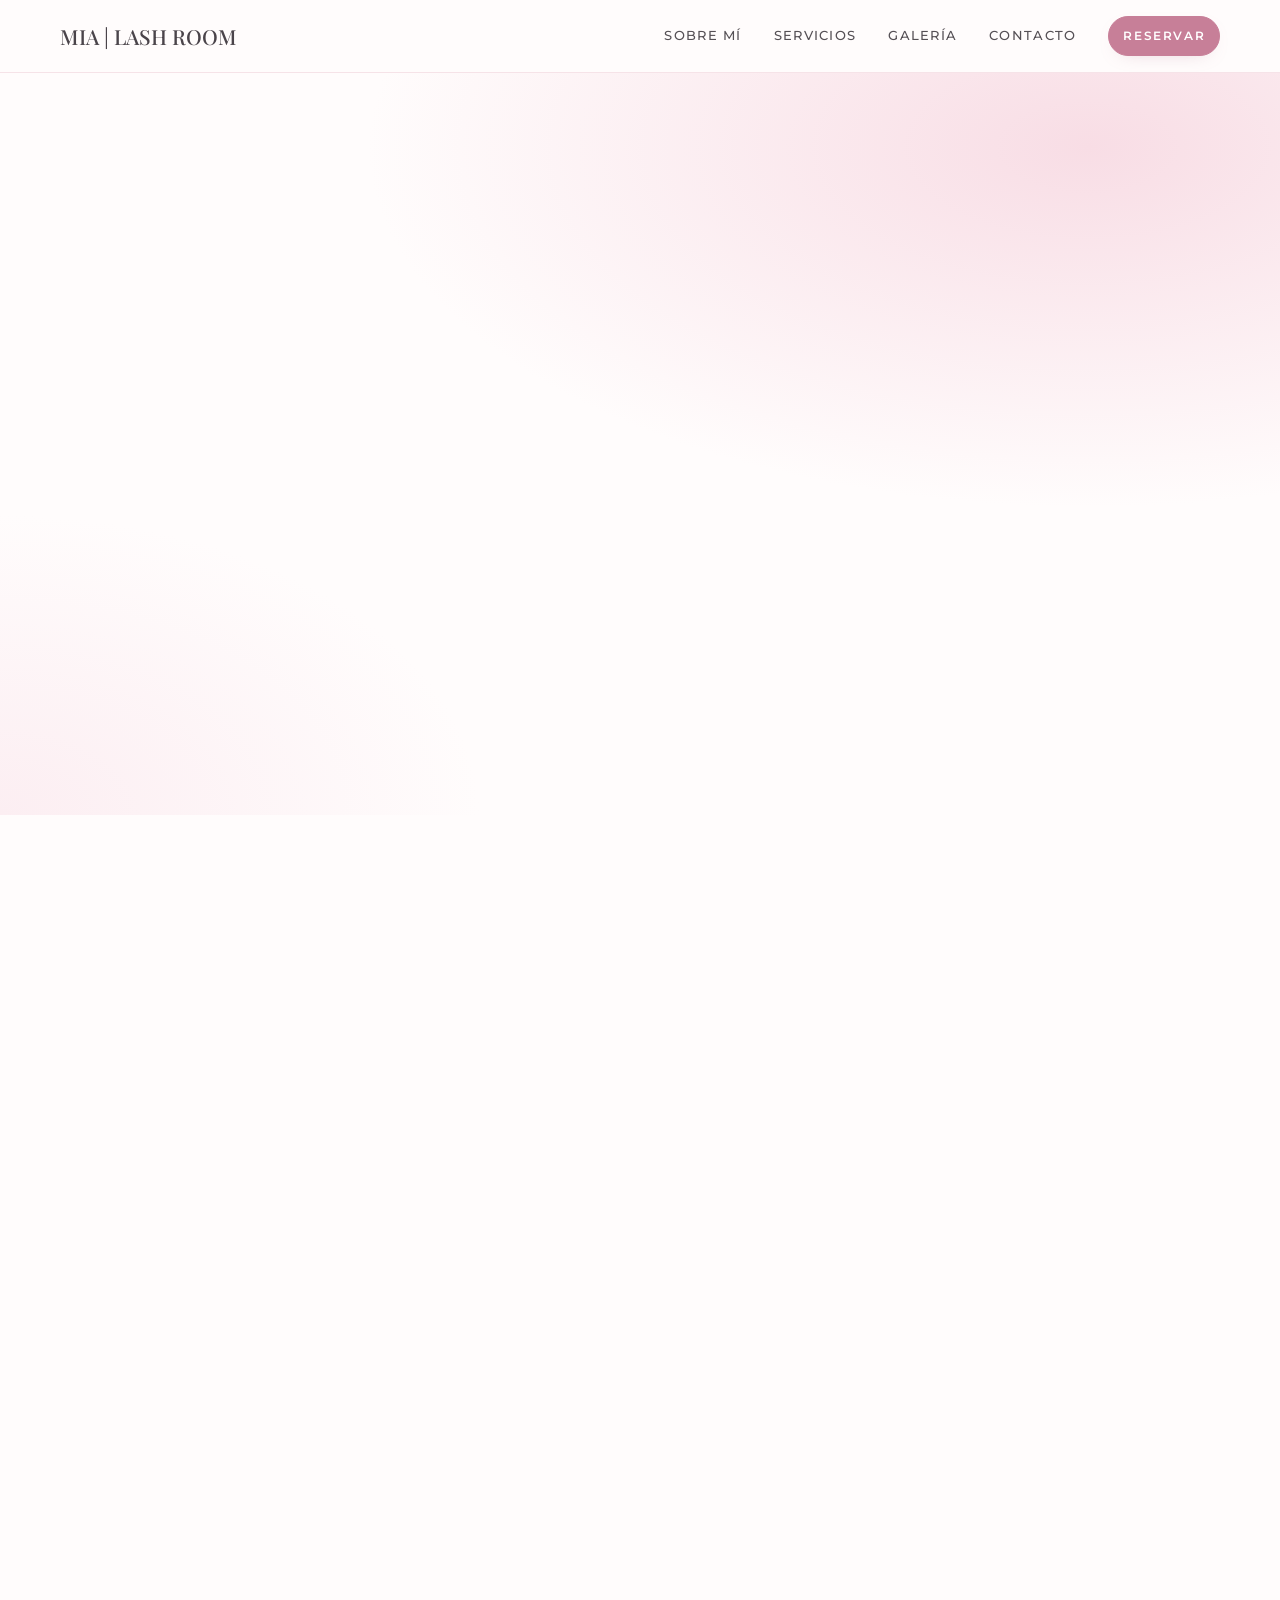
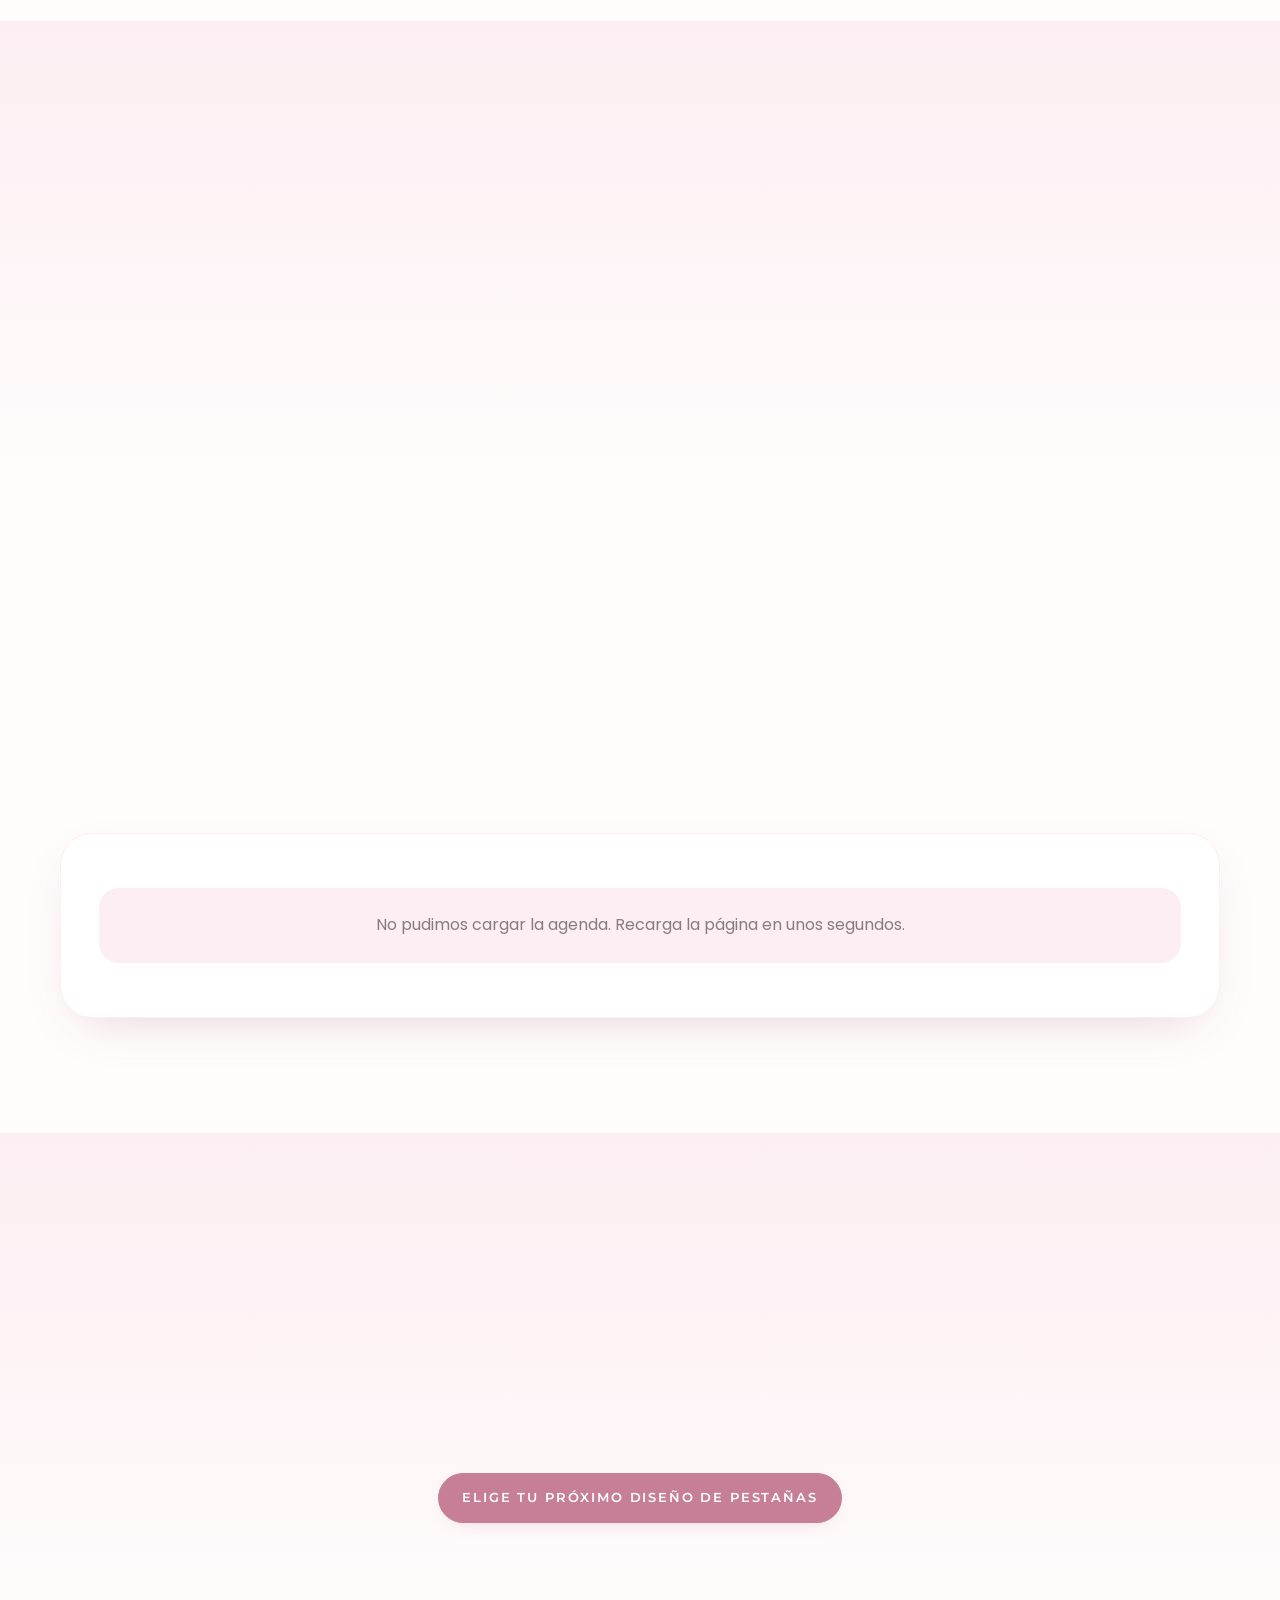
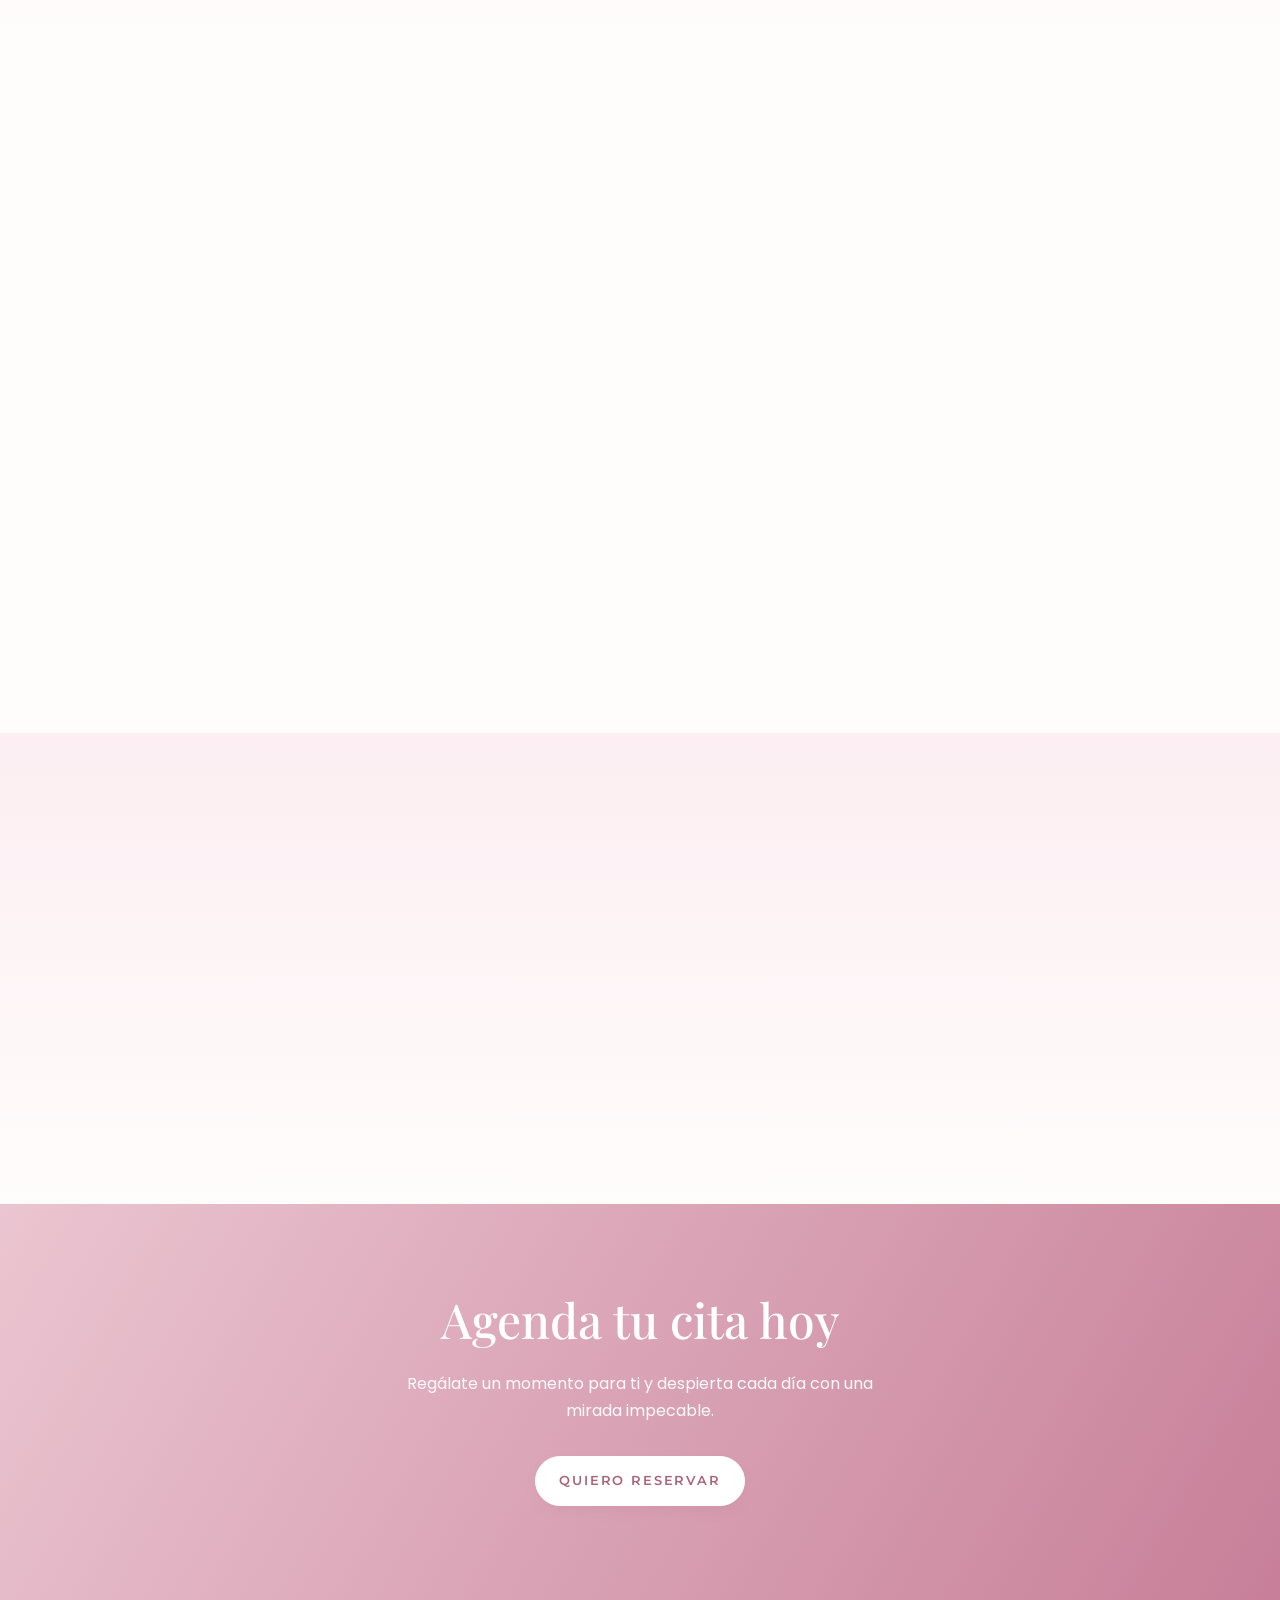
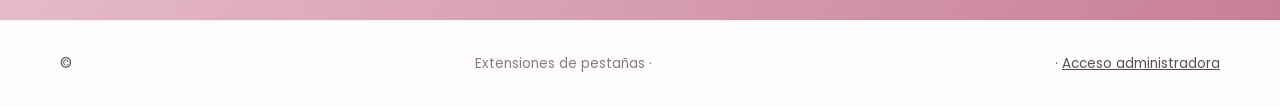
<file: index.html>
<!doctype html>
<html lang="es">
<head>
<meta charset="utf-8">
<meta name="viewport" content="width=device-width, initial-scale=1, viewport-fit=cover">
<title>MIA | LASH ROOM · Extensiones de pestañas en Independencia, Santiago</title>
<meta name="description" content="MIA | LASH ROOM: extensiones de pestañas en Independencia, Santiago. Clásicas, híbridas, volumen ruso, efecto wispy y más. Reserva tu cita online en pocos pasos.">
<link rel="canonical" href="https://mialashroom.github.io/">
<meta name="theme-color" content="#F8DDE5">
<meta property="og:type" content="website">
<meta property="og:title" content="MIA | LASH ROOM · Extensiones de pestañas en Independencia, Santiago">
<meta property="og:description" content="MIA | LASH ROOM: extensiones de pestañas en Independencia, Santiago. Clásicas, híbridas, volumen ruso, efecto wispy y más. Reserva tu cita online en pocos pasos.">
<meta property="og:url" content="https://mialashroom.github.io/">
<meta name="twitter:card" content="summary">
<meta property="og:locale" content="es_CL">
<meta property="og:site_name" content="MIA | LASH ROOM">
<meta name="geo.region" content="CL-RM">
<meta name="geo.placename" content="Independencia, Santiago">
<link rel="icon" href="favicon.svg" type="image/svg+xml">
<link rel="preconnect" href="https://fonts.googleapis.com"><link rel="preconnect" href="https://fonts.gstatic.com" crossorigin><link rel="stylesheet" href="https://fonts.googleapis.com/css2?family=Montserrat:wght@500;600&amp;family=Playfair+Display:ital,wght@0,500;0,600;1,500&amp;family=Poppins:wght@300;400;500&amp;display=swap">
<link rel="stylesheet" href="site.css">
<script type="application/ld+json">{"@context": "https://schema.org", "@type": "BeautySalon", "name": "MIA | LASH ROOM", "description": "MIA | LASH ROOM: extensiones de pestañas en Independencia, Santiago. Clásicas, híbridas, volumen ruso, efecto wispy y más. Reserva tu cita online en pocos pasos.", "url": "https://mialashroom.github.io/", "telephone": "+56933476963", "address": {"@type": "PostalAddress", "streetAddress": "Carrión 1507", "addressLocality": "Independencia", "addressRegion": "Región Metropolitana", "addressCountry": "CL"}, "geo": {"@type": "GeoCoordinates", "latitude": -33.4190977, "longitude": -70.6596814}, "hasMap": "https://www.google.com/maps/search/?api=1&query=centro%20de%20estetica%20mia%20lash&query_place_id=ChIJD9rNsgXFYpYReg8sXOyVNs4", "sameAs": ["https://www.instagram.com/_mialashstudio_/"], "priceRange": "$$"}</script>
</head>
<body>
<a class="skip" href="#reservar">Ir a reservar</a>

<header class="nav" id="top">
  <div class="wrap nav-in">
    <a href="#top" class="brand" aria-label="Inicio">
      <img data-bind-img="logo" alt="" class="brand-logo" hidden>
      <span class="brand-name" data-bind="name">MIA | LASH ROOM</span>
    </a>
    <button class="nav-toggle" aria-expanded="false" aria-controls="menu" aria-label="Abrir menú"><span></span><span></span></button>
    <nav id="menu" class="menu" aria-label="Principal">
      <a href="#sobre-mi">Sobre mí</a>
      <a href="#servicios">Servicios</a>
      <a href="#galeria">Galería</a>
      <a href="#contacto">Contacto</a>
      <a href="#reservar" class="btn btn-sm">Reservar</a>
    </nav>
  </div>
</header>

<main>
  <!-- PORTADA -->
  <section class="hero">
    <div class="wrap hero-in">
      <div class="hero-copy reveal">
        <p class="eyebrow"><span data-bind="tagline"></span></p>
        <h1 data-bind="hero_title">Realza tu mirada, <em>resalta tu belleza</em></h1>
        <p class="lead" data-bind="hero_text"></p>
        <div class="hero-cta">
          <a href="#reservar" class="btn">Reservar mi cita</a>
          <a href="#servicios" class="btn btn-ghost">Ver servicios</a>
        </div>
        <p class="hero-sign">Con <span data-bind="owner_name"></span> · <span data-bind="name"></span></p>
      </div>
      <figure class="hero-media reveal">
        <div class="arch"><img data-bind-img="hero_image" data-fallback="hero.svg" alt="Extensiones de pestañas" width="800" height="1000" fetchpriority="high"></div>
        <figcaption class="float-card">
          <strong>Agenda online</strong>
          <span>Elige tu horario en minutos</span>
        </figcaption>
      </figure>
    </div>
  </section>

  <!-- SOBRE MÍ -->
  <section id="sobre-mi" class="section">
    <div class="wrap about">
      <figure class="about-photo reveal">
        <img data-bind-img="about_photo" data-fallback="about.svg" alt="Especialista en extensiones de pestañas" loading="lazy" width="800" height="1000">
      </figure>
      <div class="reveal">
        <p class="eyebrow">Sobre mí</p>
        <h2>Hola, soy <span data-bind="owner_name"></span></h2>
        <p class="lead" data-bind="about_intro"></p>
        <div class="about-grid">
          <article><h3>Trayectoria</h3><p data-bind="about_experience"></p></article>
          <article><h3>Formación y certificaciones</h3><p data-bind="about_training"></p></article>
          <article><h3>Mi filosofía</h3><p data-bind="about_philosophy"></p></article>
        </div>
        <blockquote class="note" data-bind="about_message"></blockquote>
        <a href="#reservar" class="btn">Reserva tu momento de belleza</a>
      </div>
    </div>
  </section>

  <!-- SERVICIOS -->
  <section id="servicios" class="section soft">
    <div class="wrap">
      <div class="head reveal">
        <p class="eyebrow">Servicios</p>
        <h2>Descubre el estilo ideal para tu mirada</h2>
        <p class="muted">Cada diseño se adapta a la forma de tus ojos y a tus pestañas naturales.</p>
      </div>
      <div class="cards" id="services-list" aria-live="polite"></div>
    </div>
  </section>

  <!-- AGENDA -->
  <section id="reservar" class="section">
    <div class="wrap">
      <div class="head reveal">
        <p class="eyebrow">Agenda online</p>
        <h2>Encuentra tu próximo horario disponible</h2>
        <p class="muted">Elige servicio, fecha y hora. Solo te tomará un minuto.</p>
      </div>

      <div class="booking" id="booking">
        <ol class="steps" aria-label="Pasos de la reserva">
          <li data-step="1" class="active"><span>1</span>Servicio</li>
          <li data-step="2"><span>2</span>Fecha</li>
          <li data-step="3"><span>3</span>Hora</li>
          <li data-step="4"><span>4</span>Tus datos</li>
        </ol>

        <div class="booking-grid">
          <div class="booking-main">
            <div class="panel" id="step-1">
              <h3>¿Qué servicio deseas?</h3>
              <div class="svc-pick" id="svc-pick" role="radiogroup" aria-label="Servicios"></div>
            </div>

            <div class="panel" id="step-2" hidden>
              <div class="cal-head">
                <button class="icon-btn" id="cal-prev" aria-label="Mes anterior">‹</button>
                <h3 id="cal-title" aria-live="polite"></h3>
                <button class="icon-btn" id="cal-next" aria-label="Mes siguiente">›</button>
              </div>
              <div class="cal" id="calendar" role="grid" aria-label="Calendario"></div>
              <ul class="legend">
                <li><i class="lg available"></i>Disponible</li>
                <li><i class="lg selected"></i>Seleccionado</li>
                <li><i class="lg full"></i>Ocupado</li>
                <li><i class="lg off"></i>No disponible</li>
              </ul>
            </div>

            <div class="panel" id="step-3" hidden>
              <h3>Elige tu hora <small id="slots-date" class="muted"></small></h3>
              <div class="slots" id="slots" aria-live="polite"></div>
              <ul class="legend">
                <li><i class="lg available"></i>Disponible</li>
                <li><i class="lg selected"></i>Seleccionado</li>
                <li><i class="lg full"></i>Ocupado</li>
              </ul>
            </div>

            <form class="panel" id="step-4" hidden novalidate>
              <h3>Tus datos</h3>
              <div class="field">
                <label for="f-name">Nombre y apellido</label>
                <input id="f-name" name="name" autocomplete="name" required maxlength="80" placeholder="Ej. Camila Rojas">
              </div>
              <div class="field">
                <label for="f-phone">Número de WhatsApp</label>
                <div class="phone">
                  <span class="cc" id="f-cc">+56</span>
                  <input id="f-phone" name="phone" type="tel" inputmode="tel" autocomplete="tel-national" required maxlength="20" placeholder="9 1234 5678">
                </div>
              </div>
              <div class="field">
                <label for="f-comments">Comentarios <span class="muted">(opcional)</span></label>
                <textarea id="f-comments" name="comments" rows="3" maxlength="500" placeholder="Alergias, si es tu primera vez, estilo que te gusta…"></textarea>
              </div>
              <label class="check" id="consent-wrap">
                <input type="checkbox" id="f-consent" checked>
                <span>Acepto recibir la confirmación y avisos de mi cita por WhatsApp.</span>
              </label>
              <input type="text" name="website" class="hp" tabindex="-1" autocomplete="off" aria-hidden="true">
              <p class="form-error" id="form-error" role="alert" hidden></p>
              <button class="btn btn-block" type="submit" id="submit-btn">Confirmar mi reserva</button>
              <p class="tiny muted">Tus datos se usan solo para gestionar tu cita.</p>
            </form>
          </div>

          <aside class="summary" aria-label="Resumen de tu reserva">
            <h3>Tu reserva</h3>
            <dl>
              <div><dt>Servicio</dt><dd id="s-service">—</dd></div>
              <div><dt>Duración</dt><dd id="s-duration">—</dd></div>
              <div><dt>Precio</dt><dd id="s-price">—</dd></div>
              <div><dt>Fecha</dt><dd id="s-date">—</dd></div>
              <div><dt>Hora</dt><dd id="s-time">—</dd></div>
            </dl>
            <button class="link" id="restart" type="button" hidden>Cambiar selección</button>
          </aside>
        </div>
      </div>
    </div>
  </section>

  <!-- GALERÍA -->
  <section id="galeria" class="section soft">
    <div class="wrap">
      <div class="head reveal">
        <p class="eyebrow">Galería</p>
        <h2>Resultados que hablan por sí solos</h2>
      </div>
      <div class="gallery" id="gallery"></div>
      <div class="center"><a href="#reservar" class="btn">Elige tu próximo diseño de pestañas</a></div>
    </div>
  </section>

  <!-- CONTACTO -->
  <section id="contacto" class="section">
    <div class="wrap contact">
      <div class="reveal">
        <p class="eyebrow">Ubicación y contacto</p>
        <h2>Te esperamos en <span data-bind="name"></span></h2>
        <ul class="info">
          <li><span class="ico" aria-hidden="true">⌖</span><div><strong>Dirección</strong><p id="c-address">Carrión 1507, Independencia, Santiago</p><p><a id="c-maps-place" class="tiny" target="_blank" rel="noopener">Ver ficha en Google Maps ↗</a></p></div></li>
          <li><span class="ico" aria-hidden="true">◷</span><div><strong>Horario de atención</strong><ul class="hours" id="c-hours"></ul></div></li>
          <li><span class="ico" aria-hidden="true">✆</span><div><strong>WhatsApp</strong><p id="c-wa"></p></div></li>
          <li id="c-social-li"><span class="ico" aria-hidden="true">◎</span><div><strong>Redes sociales</strong><p id="c-social"></p></div></li>
        </ul>
        <div class="hero-cta">
          <a class="btn" id="btn-maps" target="_blank" rel="noopener">Cómo llegar</a>
          <a class="btn btn-ghost" id="btn-wa" target="_blank" rel="noopener">Contactar por WhatsApp</a>
        </div>
      </div>
      <div class="map reveal" id="map"></div>
    </div>
  </section>

  <!-- RESEÑAS GOOGLE -->
  <section id="reviews" class="section soft">
    <div class="wrap reviews reveal">
      <p class="eyebrow">Tu opinión nos importa</p>
      <h2>¿Ya viniste? Califica tu experiencia</h2>
      <div class="stars" aria-hidden="true">★★★★★</div>
      <p class="muted">Tu reseña en Google ayuda a otras clientas a encontrarnos. Solo toma un minuto.</p>
      <div class="hero-cta center-row">
        <a class="btn" id="btn-review" target="_blank" rel="noopener">Calificar en Google</a>
        <a class="btn btn-ghost" id="btn-reviews" target="_blank" rel="noopener">Ver reseñas</a>
      </div>
    </div>
  </section>

  <section class="cta-band">
    <div class="wrap">
      <h2>Agenda tu cita hoy</h2>
      <p>Regálate un momento para ti y despierta cada día con una mirada impecable.</p>
      <a href="#reservar" class="btn btn-light">Quiero reservar</a>
      <p class="ig-line"><a data-ig target="_blank" rel="noopener" hidden>Síguenos en Instagram <span data-ig-handle></span></a></p>
    </div>
  </section>
</main>

<footer class="footer">
  <div class="wrap foot-in">
    <span>© <span id="year"></span> <span data-bind="name"></span></span>
    <span class="muted">Extensiones de pestañas · <span data-bind="city"></span></span>
    <span class="foot-links"><a data-ig target="_blank" rel="noopener" hidden>Instagram <span data-ig-handle></span></a> · <a href="admin.html" rel="nofollow">Acceso administradora</a></span>
  </div>
</footer>

<a href="#reservar" class="sticky-cta" id="sticky-cta">Reservar mi cita</a>

<!-- Pantalla de éxito -->
<div class="modal" id="success" role="dialog" aria-modal="true" aria-labelledby="ok-title" hidden>
  <div class="modal-card">
    <div class="ok-ico" aria-hidden="true">✓</div>
    <h2 id="ok-title"></h2>
    <p id="ok-text"></p>
    <dl class="ok-detail" id="ok-detail"></dl>
    <p class="tiny muted" id="ok-code"></p>
    <div class="ok-actions">
      <a class="btn btn-ghost" id="ok-wa" target="_blank" rel="noopener" hidden>Escribir al negocio por WhatsApp</a>
      <button class="btn" id="ok-close" type="button">Listo</button>
    </div>
  </div>
</div>

<!-- Visor de galería -->
<div class="lightbox" id="lightbox" role="dialog" aria-modal="true" aria-label="Foto ampliada" hidden>
  <button class="lb-close" aria-label="Cerrar">×</button>
  <button class="lb-nav lb-prev" aria-label="Anterior">‹</button>
  <figure><img alt=""><figcaption></figcaption></figure>
  <button class="lb-nav lb-next" aria-label="Siguiente">›</button>
</div>

<noscript><p class="wrap">Activa JavaScript para usar la agenda online.</p></noscript>
<script src="config.js"></script>
<script src="backend.js"></script>
<script src="site.js" defer></script>
</body>
</html>
</file>
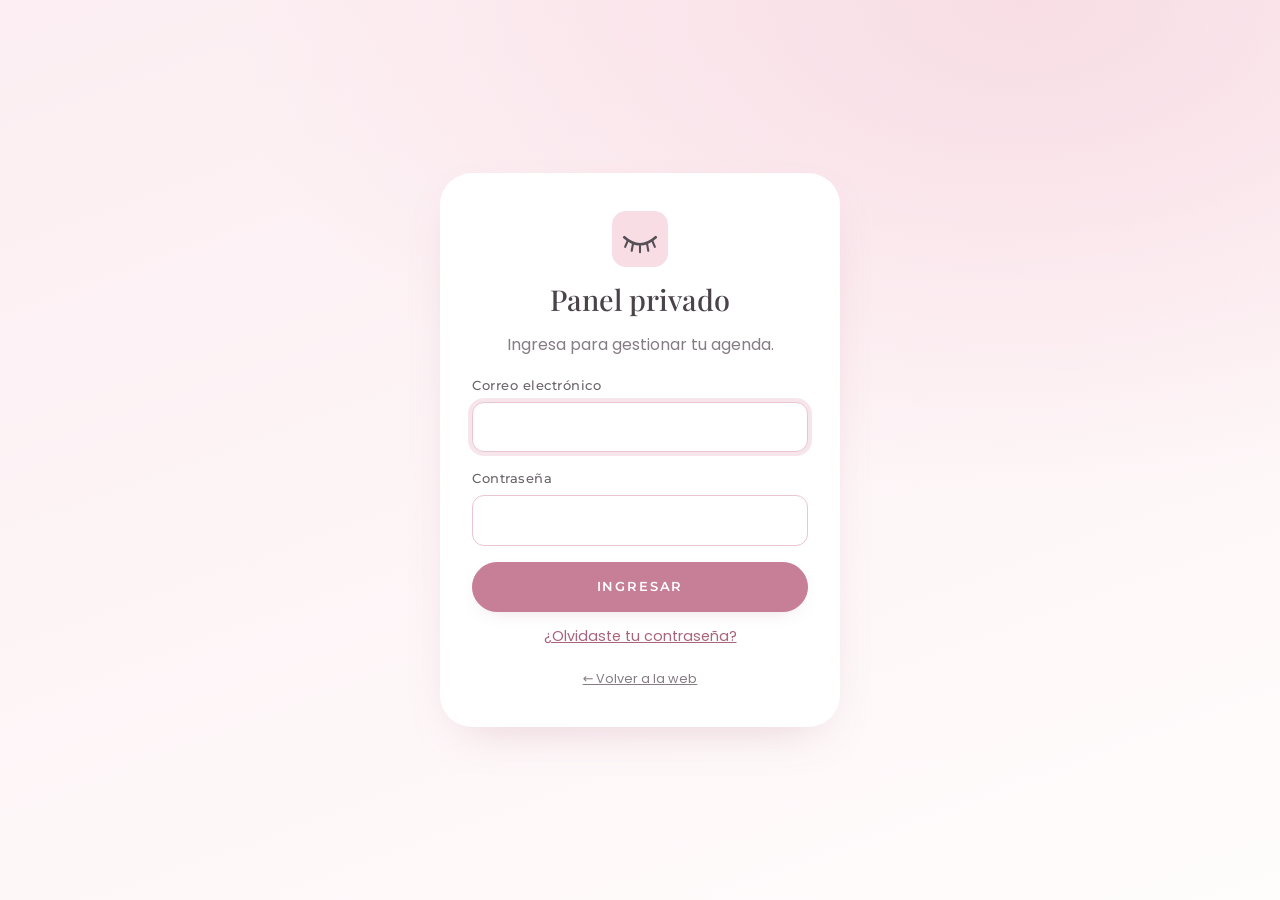
<file: admin.html>
<!doctype html>
<html lang="es">
<head>
<meta charset="utf-8">
<meta name="viewport" content="width=device-width, initial-scale=1, viewport-fit=cover">
<meta name="robots" content="noindex, nofollow">
<title>Panel · MIA | LASH ROOM</title>
<link rel="icon" href="favicon.svg" type="image/svg+xml">
<link rel="preconnect" href="https://fonts.googleapis.com"><link rel="preconnect" href="https://fonts.gstatic.com" crossorigin><link rel="stylesheet" href="https://fonts.googleapis.com/css2?family=Montserrat:wght@500;600&amp;family=Playfair+Display:ital,wght@0,500;0,600;1,500&amp;family=Poppins:wght@300;400;500&amp;display=swap">
<link rel="stylesheet" href="admin.css">
</head>
<body>
<!-- Inicio de sesión -->
<section class="login" id="login" hidden>
  <form class="login-card" id="login-form">
    <img src="favicon.svg" alt="" width="56" height="56">
    <h1>Panel privado</h1>
    <p class="muted" id="login-sub">Ingresa para gestionar tu agenda.</p>
    <div id="login-fields">
      <div class="field"><label for="l-user">Correo electrónico</label><input id="l-user" type="email" autocomplete="username" required></div>
      <div class="field"><label for="l-pass">Contraseña</label><input id="l-pass" type="password" autocomplete="current-password" required></div>
    </div>
    <div id="setup-fields" hidden>
      <div class="field"><label for="s-code">Código de activación</label><input id="s-code" autocomplete="off" placeholder="Te lo entregamos junto con la web"></div>
      <div class="field"><label for="s-pass2">Repite la contraseña</label><input id="s-pass2" type="password" autocomplete="new-password"></div>
    </div>
    <div id="reset-fields" hidden>
      <div class="field"><label for="r-pass">Nueva contraseña (mínimo 8 caracteres)</label><input id="r-pass" type="password" autocomplete="new-password" minlength="8"></div>
    </div>
    <p class="form-error" id="login-error" hidden></p>
    <p class="tiny" id="login-ok" hidden style="color:#3d7a57"></p>
    <button class="btn btn-block" type="submit" id="login-btn">Ingresar</button>
    <p class="tiny"><button type="button" class="link" id="forgot">¿Olvidaste tu contraseña?</button></p>
    <p class="tiny" id="setup-link" hidden><button type="button" class="link" id="to-setup">Primera vez: activar mi cuenta de administradora</button></p>
    <a class="tiny" href="./">← Volver a la web</a>
  </form>
</section>

<!-- Aplicación -->
<div class="app" id="app" hidden>
  <aside class="side" id="side">
    <div class="side-brand"><img src="favicon.svg" alt="" width="34" height="34"><span>MIA | LASH ROOM</span></div>
    <nav class="side-nav" aria-label="Panel">
      <a href="#resumen" data-view="resumen"><i>◎</i>Resumen</a>
      <a href="#reservas" data-view="reservas"><i>▦</i>Reservas</a>
      <a href="#horarios" data-view="horarios"><i>◷</i>Horarios</a>
      <a href="#servicios" data-view="servicios"><i>✦</i>Servicios</a>
      <a href="#galeria" data-view="galeria"><i>▣</i>Galería</a>
      <a href="#negocio" data-view="negocio"><i>⌂</i>Mi negocio</a>
      <a href="#whatsapp" data-view="whatsapp"><i>✆</i>WhatsApp</a>
      <a href="#cuenta" data-view="cuenta"><i>⚙</i>Cuenta</a>
    </nav>
    <a class="side-foot" href="./" target="_blank" rel="noopener">Ver mi web ↗</a>
  </aside>
  <div class="main">
    <header class="top">
      <button class="menu-btn" id="menu-btn" aria-label="Menú">☰</button>
      <h1 id="view-title">Resumen</h1>
      <button class="btn btn-sm" id="quick-new">+ Nueva reserva</button>
    </header>
    <main class="content" id="view" tabindex="-1"></main>
  </div>
</div>

<div class="modal" id="modal" hidden role="dialog" aria-modal="true">
  <div class="modal-card"><button class="x" aria-label="Cerrar" data-close>×</button><div id="modal-body"></div></div>
</div>
<div class="toast" id="toast" role="status" aria-live="polite" hidden></div>
<script src="config.js"></script>
<script src="backend.js"></script>
<script src="admin.js" defer></script>
</body>
</html>
</file>
<file: site.css>
:root{
  --pink:#F8DDE5; --pink-50:#FCEEF2; --powder:#EBC5D1; --white:#FFFCFC; --beige:#F5EFEC;
  --text:#555055; --text-soft:#857c84; --rose:#C77F98; --rose-dark:#A9637C;
  --green:#DDF0E3; --green-ink:#3E7A55; --grey:#E6E1E3; --grey-ink:#a59ca2;
  --serif:"Playfair Display",Georgia,serif; --sans:Poppins,system-ui,-apple-system,"Segoe UI",sans-serif; --ui:Montserrat,Poppins,system-ui,sans-serif;
  --r-sm:12px; --r:20px; --r-lg:32px;
  --shadow:0 18px 50px -24px rgba(167,99,124,.35); --shadow-sm:0 6px 20px -12px rgba(167,99,124,.4);
  --ease:cubic-bezier(.2,.7,.2,1);
}
*{box-sizing:border-box}
html{scroll-behavior:smooth;-webkit-text-size-adjust:100%}
body{margin:0;font-family:var(--sans);font-weight:400;color:var(--text);background:var(--white);line-height:1.65;font-size:16px;-webkit-font-smoothing:antialiased}
img{max-width:100%;display:block}
h1,h2,h3{font-family:var(--serif);font-weight:500;line-height:1.15;color:#4a444a;margin:0 0 .5em}
a{color:var(--rose-dark)}
button,input,select,textarea{font:inherit;color:inherit}
:focus-visible{outline:3px solid rgba(199,127,152,.55);outline-offset:3px;border-radius:8px}
.muted{color:var(--text-soft)}
.tiny{font-size:.8rem}
[hidden]{display:none!important}

.btn{display:inline-flex;align-items:center;justify-content:center;gap:.5em;min-height:50px;padding:.8em 1.8em;border-radius:999px;border:1.5px solid var(--rose);background:var(--rose);color:#fff;
  font-family:var(--ui);font-weight:600;font-size:.82rem;letter-spacing:.14em;text-transform:uppercase;text-decoration:none;cursor:pointer;
  transition:transform .25s var(--ease),box-shadow .25s var(--ease),background .25s;box-shadow:var(--shadow-sm)}
.btn:hover{background:var(--rose-dark);border-color:var(--rose-dark);transform:translateY(-2px);box-shadow:var(--shadow)}
.btn:disabled{opacity:.55;cursor:not-allowed;transform:none}
.btn-ghost{background:transparent;color:var(--rose-dark);box-shadow:none}
.btn-ghost:hover{background:var(--pink-50);color:var(--rose-dark)}
.btn-light{background:#fff;color:var(--rose-dark);border-color:#fff}
.btn-light:hover{background:var(--pink-50);color:var(--rose-dark);border-color:var(--pink-50)}
.btn-sm{min-height:40px;padding:.5em 1.2em;font-size:.72rem}
.btn-block{width:100%}
.link{background:none;border:0;color:var(--rose-dark);text-decoration:underline;cursor:pointer;padding:0;font-size:.9rem}

.field{margin-bottom:1rem}
.field label{display:block;font-family:var(--ui);font-weight:500;font-size:.8rem;letter-spacing:.04em;margin-bottom:.35rem;color:#6b636a}
input:not([type=checkbox]):not([type=radio]):not([type=file]),select,textarea{width:100%;min-height:48px;padding:.7em 1em;border:1.5px solid var(--powder);border-radius:var(--r-sm);background:#fff;transition:border .2s,box-shadow .2s;font-size:16px}
textarea{min-height:auto;resize:vertical}
input:focus,select:focus,textarea:focus{outline:none;border-color:var(--rose);box-shadow:0 0 0 4px rgba(235,197,209,.45)}
.ph{border-bottom:1.5px dashed var(--rose);color:var(--rose-dark);font-style:italic}
@media (prefers-reduced-motion:reduce){*{animation:none!important;transition:none!important;scroll-behavior:auto!important}}

.wrap{width:min(1160px,100% - 2.5rem);margin-inline:auto}
.skip{position:absolute;left:-999px;top:0}
.skip:focus{left:1rem;top:1rem;z-index:99;background:#fff;padding:.5rem 1rem;border-radius:8px}
.eyebrow{font-family:var(--ui);font-weight:600;font-size:.72rem;letter-spacing:.28em;text-transform:uppercase;color:var(--rose);margin:0 0 .9rem}
.lead{font-size:1.06rem;font-weight:300;color:#6a6269}
.section{padding:clamp(4.5rem,9vw,7.5rem) 0}
.soft{background:linear-gradient(180deg,var(--pink-50),var(--white))}
.head{text-align:center;max-width:640px;margin:0 auto 3rem}
.head h2,.about h2,.contact h2{font-size:clamp(1.9rem,4vw,2.8rem)}
.center{text-align:center;margin-top:2.5rem}


.nav{position:sticky;top:0;z-index:40;background:rgba(255,252,252,.82);backdrop-filter:saturate(1.4) blur(14px);-webkit-backdrop-filter:saturate(1.4) blur(14px);border-bottom:1px solid rgba(235,197,209,.45)}
.nav-in{display:flex;align-items:center;justify-content:space-between;height:72px}
.brand{display:flex;align-items:center;gap:.6rem;text-decoration:none;color:#4a444a}
.brand-logo{height:40px;width:auto}
.brand-name{font-family:var(--serif);font-size:1.3rem;font-weight:500}
.menu{display:flex;align-items:center;gap:2rem}
.menu a:not(.btn){font-family:var(--ui);font-size:.8rem;font-weight:500;letter-spacing:.1em;text-transform:uppercase;text-decoration:none;color:var(--text);position:relative}
.menu a:not(.btn)::after{content:"";position:absolute;left:0;right:0;bottom:-6px;height:1.5px;background:var(--rose);transform:scaleX(0);transition:transform .3s var(--ease)}
.menu a:not(.btn):hover::after{transform:scaleX(1)}
.nav-toggle{display:none;width:44px;height:44px;border:0;background:transparent;cursor:pointer;flex-direction:column;justify-content:center;gap:7px;padding:10px}
.nav-toggle span{display:block;height:1.5px;background:var(--text);transition:transform .3s}
.nav-toggle[aria-expanded=true] span:first-child{transform:translateY(4px) rotate(45deg)}
.nav-toggle[aria-expanded=true] span:last-child{transform:translateY(-4.5px) rotate(-45deg)}


.hero{position:relative;overflow:hidden;background:radial-gradient(1200px 600px at 85% 10%,var(--pink) 0,transparent 60%),radial-gradient(800px 500px at 0% 100%,var(--pink-50) 0,transparent 60%),var(--white)}
.hero-in{display:grid;grid-template-columns:1.05fr .95fr;gap:4rem;align-items:center;padding:clamp(3rem,7vw,6rem) 0 clamp(4rem,8vw,7rem)}
.hero h1{font-size:clamp(2.5rem,5.6vw,4.4rem);letter-spacing:-.01em;margin-bottom:1.2rem}
.hero h1 em{font-style:italic;color:var(--rose)}
.hero .lead{max-width:520px;margin:0 0 2.2rem}
.hero-cta{display:flex;flex-wrap:wrap;gap:1rem}
.hero-sign{margin-top:2.2rem;font-family:var(--serif);font-style:italic;color:var(--text-soft)}
.hero-media{position:relative;margin:0;justify-self:center;width:min(440px,100%)}
.arch{border-radius:240px 240px var(--r-lg) var(--r-lg);overflow:hidden;box-shadow:var(--shadow);aspect-ratio:4/5;background:var(--pink)}
.arch img{width:100%;height:100%;object-fit:cover}
.hero-media::before{content:"";position:absolute;inset:-18px 18px 18px -18px;border:1.5px solid var(--powder);border-radius:240px 240px var(--r-lg) var(--r-lg);z-index:-1}
.float-card{position:absolute;left:-2.2rem;bottom:2.5rem;background:#fff;border-radius:var(--r);padding:1rem 1.3rem;box-shadow:var(--shadow);display:flex;flex-direction:column;animation:float 6s ease-in-out infinite}
.float-card strong{font-family:var(--serif);font-weight:500;font-size:1.05rem;color:#4a444a}
.float-card span{font-size:.82rem;color:var(--text-soft)}
@keyframes float{50%{transform:translateY(-8px)}}


.about{display:grid;grid-template-columns:.85fr 1.15fr;gap:clamp(2rem,6vw,5rem);align-items:center}
.about-photo{margin:0;border-radius:var(--r-lg);overflow:hidden;aspect-ratio:4/5;box-shadow:var(--shadow);background:var(--pink)}
.about-photo img{width:100%;height:100%;object-fit:cover}
.about-grid{display:grid;grid-template-columns:repeat(3,1fr);gap:1rem;margin:1.8rem 0}
.about-grid article{background:var(--pink-50);border-radius:var(--r);padding:1.2rem}
.about-grid h3{font-size:1.02rem;margin-bottom:.35rem}
.about-grid p{margin:0;font-size:.9rem}
.note{margin:0 0 2rem;padding:1.1rem 1.4rem;border-left:3px solid var(--powder);font-family:var(--serif);font-style:italic;font-size:1.1rem;color:#6a6269}


.cards{display:grid;grid-template-columns:repeat(auto-fill,minmax(250px,1fr));gap:1.6rem}
.card{background:#fff;border-radius:var(--r);overflow:hidden;box-shadow:0 1px 0 rgba(235,197,209,.6),var(--shadow-sm);display:flex;flex-direction:column;transition:transform .35s var(--ease),box-shadow .35s var(--ease)}
.card:hover{transform:translateY(-6px);box-shadow:var(--shadow)}
.card-img{aspect-ratio:4/3;overflow:hidden;background:var(--pink)}
.card-img img{width:100%;height:100%;object-fit:cover;transition:transform .8s var(--ease)}
.card:hover .card-img img{transform:scale(1.05)}
.card-body{padding:1.3rem 1.4rem 1.5rem;display:flex;flex-direction:column;gap:.6rem;flex:1}
.card h3{font-size:1.3rem;margin:0}
.card p{margin:0;font-size:.92rem;color:var(--text-soft);flex:1}
.meta{display:flex;flex-wrap:wrap;gap:.3rem .8rem;justify-content:space-between;align-items:center;font-family:var(--ui);font-size:.82rem;padding-top:.7rem;border-top:1px solid var(--pink-50)}
.price{font-weight:600;color:var(--rose-dark);font-size:1rem}
.dur{color:var(--text-soft)}
.card .btn{margin-top:.5rem}


.booking{background:#fff;border-radius:var(--r-lg);box-shadow:var(--shadow);padding:clamp(1.2rem,3vw,2.5rem);border:1px solid var(--pink-50)}
.steps{list-style:none;display:flex;justify-content:space-between;gap:.5rem;padding:0;margin:0 0 2rem;counter-reset:s;position:relative}
.steps::before{content:"";position:absolute;left:4%;right:4%;top:18px;height:1.5px;background:var(--pink)}
.steps li{position:relative;display:flex;flex-direction:column;align-items:center;gap:.4rem;font-family:var(--ui);font-size:.72rem;letter-spacing:.08em;text-transform:uppercase;color:var(--grey-ink);flex:1;text-align:center}
.steps li span{width:36px;height:36px;border-radius:50%;display:grid;place-items:center;background:#fff;border:1.5px solid var(--pink);font-weight:600;transition:all .3s}
.steps li.active{color:var(--rose-dark)}
.steps li.active span{background:var(--rose);border-color:var(--rose);color:#fff;box-shadow:0 0 0 6px var(--pink-50)}
.steps li.done span{background:var(--pink);border-color:var(--pink);color:var(--rose-dark)}
.booking-grid{display:grid;grid-template-columns:1fr 300px;gap:2rem;align-items:start}
.panel{animation:fadeUp .45s var(--ease)}
.panel h3{font-size:1.4rem}
@keyframes fadeUp{from{opacity:0;transform:translateY(10px)}}

.svc-pick{display:grid;grid-template-columns:repeat(auto-fill,minmax(220px,1fr));gap:.8rem}
.svc-opt{display:flex;gap:.9rem;align-items:center;text-align:left;padding:.75rem;border-radius:var(--r);border:1.5px solid var(--pink);background:#fff;cursor:pointer;transition:all .25s var(--ease);min-height:72px}
.svc-opt:hover{border-color:var(--powder);background:var(--pink-50)}
.svc-opt[aria-checked=true]{border-color:var(--rose);background:var(--pink-50);box-shadow:0 0 0 4px rgba(248,221,229,.8)}
.svc-opt img{width:56px;height:56px;border-radius:12px;object-fit:cover;flex:none}
.svc-opt b{display:block;font-weight:500;font-size:.95rem;color:#4a444a;line-height:1.3}
.svc-opt small{color:var(--text-soft);font-size:.8rem}

.cal-head{display:flex;align-items:center;justify-content:space-between;margin-bottom:1rem}
.cal-head h3{margin:0;text-transform:capitalize}
.icon-btn{width:44px;height:44px;border-radius:50%;border:1.5px solid var(--pink);background:#fff;font-size:1.4rem;line-height:1;cursor:pointer;color:var(--rose-dark);transition:background .2s}
.icon-btn:hover:not(:disabled){background:var(--pink-50)}
.icon-btn:disabled{opacity:.35;cursor:not-allowed}
.cal{display:grid;grid-template-columns:repeat(7,1fr);gap:.4rem}
.cal .dow{text-align:center;font-family:var(--ui);font-size:.7rem;letter-spacing:.1em;text-transform:uppercase;color:var(--grey-ink);padding:.3rem 0}
.day{aspect-ratio:1;border-radius:14px;border:0;font-family:var(--ui);font-weight:500;font-size:.95rem;display:grid;place-items:center;cursor:default;background:transparent;color:#cfc8cc;position:relative;min-height:40px}
.day.available{background:var(--green);color:var(--green-ink);cursor:pointer;transition:transform .2s,box-shadow .2s}
.day.available:hover{transform:translateY(-2px);box-shadow:var(--shadow-sm)}
.day.full{background:var(--grey);color:var(--grey-ink);text-decoration:line-through}
.day.closed,.day.blocked,.day.past,.day.out_of_range{background:#f6f3f4;color:#cfc8cc}
.day.selected{background:var(--rose)!important;color:#fff!important;box-shadow:0 0 0 4px var(--pink)}
.day.today::after{content:"";position:absolute;bottom:6px;width:4px;height:4px;border-radius:50%;background:currentColor}
.legend{list-style:none;display:flex;flex-wrap:wrap;gap:.6rem 1.2rem;padding:0;margin:1.2rem 0 0;font-size:.8rem;color:var(--text-soft)}
.legend li{display:flex;align-items:center;gap:.4rem}
.lg{width:14px;height:14px;border-radius:5px;display:inline-block}
.lg.available{background:var(--green)}.lg.selected{background:var(--rose)}.lg.full{background:var(--grey)}.lg.off{background:#f6f3f4;border:1px solid #ece6e9}

.slots{display:grid;grid-template-columns:repeat(auto-fill,minmax(92px,1fr));gap:.6rem}
.slot{min-height:48px;border-radius:999px;border:0;font-family:var(--ui);font-weight:600;font-size:.9rem;cursor:pointer;background:var(--green);color:var(--green-ink);transition:transform .2s,background .2s}
.slot:hover:not(:disabled){transform:translateY(-2px)}
.slot:disabled{background:var(--grey);color:var(--grey-ink);cursor:not-allowed;text-decoration:line-through}
.slot[aria-pressed=true]{background:var(--rose);color:#fff;box-shadow:0 0 0 4px var(--pink)}
.empty{padding:1.5rem;border-radius:var(--r);background:var(--pink-50);text-align:center;color:var(--text-soft)}

.phone{display:flex;align-items:stretch}
.phone .cc{display:grid;place-items:center;padding:0 .9rem;border:1.5px solid var(--powder);border-right:0;border-radius:var(--r-sm) 0 0 var(--r-sm);background:var(--pink-50);font-family:var(--ui);font-weight:500}
.phone input{border-radius:0 var(--r-sm) var(--r-sm) 0!important}
.check{display:flex;gap:.7rem;align-items:flex-start;font-size:.88rem;margin:.4rem 0 1.2rem;cursor:pointer}
.check input{width:20px;height:20px;accent-color:var(--rose);margin-top:2px;flex:none}
.hp{position:absolute;left:-5000px;width:1px;height:1px;opacity:0}
.form-error{background:#fff1f3;border:1px solid #f3c2cd;color:#a0435e;padding:.8rem 1rem;border-radius:var(--r-sm);font-size:.9rem}

.summary{position:sticky;top:96px;background:linear-gradient(160deg,var(--pink-50),var(--beige));border-radius:var(--r);padding:1.5rem}
.summary h3{font-size:1.25rem}
.summary dl{margin:0}
.summary dl div{display:flex;justify-content:space-between;gap:1rem;padding:.6rem 0;border-bottom:1px solid rgba(235,197,209,.7);font-size:.9rem}
.summary dt{color:var(--text-soft)}
.summary dd{margin:0;font-weight:500;text-align:right;color:#4a444a}
.summary .link{margin-top:1rem}


.gallery{columns:3 260px;column-gap:1.2rem}
.g-item{break-inside:avoid;margin:0 0 1.2rem;border-radius:var(--r);overflow:hidden;cursor:zoom-in;position:relative;background:var(--pink);border:0;padding:0;width:100%;display:block}
.g-item img{width:100%;transition:transform .8s var(--ease)}
.g-item:hover img{transform:scale(1.04)}
.g-item span{position:absolute;left:.8rem;bottom:.8rem;right:.8rem;background:rgba(255,252,252,.88);border-radius:999px;padding:.35rem .9rem;font-size:.78rem;text-align:left;opacity:0;transform:translateY(6px);transition:all .3s}
.g-item:hover span,.g-item:focus-visible span{opacity:1;transform:none}
.lightbox{position:fixed;inset:0;z-index:80;background:rgba(74,68,74,.82);backdrop-filter:blur(6px);display:grid;place-items:center;padding:1rem}
.lightbox figure{margin:0;max-width:min(900px,92vw)}
.lightbox img{max-height:80vh;border-radius:var(--r);margin:auto}
.lightbox figcaption{color:#fff;text-align:center;margin-top:.8rem;font-size:.9rem}
.lb-close,.lb-nav{position:absolute;background:rgba(255,255,255,.18);border:0;color:#fff;border-radius:50%;width:48px;height:48px;font-size:1.8rem;cursor:pointer}
.lb-close{top:1rem;right:1rem}.lb-prev{left:1rem;top:50%}.lb-next{right:1rem;top:50%}


.contact{display:grid;grid-template-columns:1fr 1.1fr;gap:clamp(2rem,5vw,4rem);align-items:center}
.info{list-style:none;padding:0;margin:1.6rem 0 2rem;display:grid;gap:1.2rem}
.info>li{display:flex;gap:1rem}
.info p{margin:.1rem 0 0}
.ico{width:44px;height:44px;flex:none;border-radius:50%;background:var(--pink-50);display:grid;place-items:center;color:var(--rose);font-size:1.15rem}
.hours{list-style:none;padding:0;margin:.2rem 0 0;font-size:.92rem;display:grid;grid-template-columns:auto auto;gap:.1rem 1.2rem;width:max-content}
.map{border-radius:var(--r-lg);overflow:hidden;min-height:400px;background:var(--pink-50);box-shadow:var(--shadow);display:grid;place-items:center;text-align:center}
.map iframe{width:100%;height:100%;min-height:400px;border:0;filter:saturate(.75)}
.map .empty{background:none}

.cta-band{background:linear-gradient(120deg,var(--powder),var(--rose));color:#fff;text-align:center;padding:clamp(3.5rem,7vw,5.5rem) 0}
.cta-band h2{color:#fff;font-size:clamp(2rem,4.5vw,3rem)}
.cta-band p{opacity:.95;margin:0 auto 2rem;max-width:520px}
.footer{padding:2rem 0;font-size:.85rem;border-top:1px solid var(--pink-50)}
.foot-in{display:flex;justify-content:space-between;flex-wrap:wrap;gap:.5rem}

.sticky-cta{display:none}


.modal{position:fixed;inset:0;z-index:90;background:rgba(74,68,74,.45);backdrop-filter:blur(6px);display:grid;place-items:center;padding:1rem;animation:fadeIn .3s}
@keyframes fadeIn{from{opacity:0}}
.modal-card{background:var(--white);border-radius:var(--r-lg);padding:clamp(1.8rem,4vw,2.8rem);max-width:480px;width:100%;text-align:center;box-shadow:var(--shadow);animation:fadeUp .4s var(--ease);max-height:92vh;overflow:auto}
.ok-ico{width:72px;height:72px;margin:0 auto 1.2rem;border-radius:50%;background:var(--pink);color:var(--rose-dark);display:grid;place-items:center;font-size:2rem;box-shadow:0 0 0 10px var(--pink-50)}
.modal-card h2{font-size:1.7rem}
.ok-detail{background:var(--pink-50);border-radius:var(--r);padding:1rem 1.2rem;text-align:left;margin:1.2rem 0}
.ok-detail div{display:flex;justify-content:space-between;gap:1rem;padding:.3rem 0;font-size:.92rem}
.ok-detail dt{color:var(--text-soft)}.ok-detail dd{margin:0;font-weight:500;text-align:right}
.ok-actions{display:flex;flex-direction:column;gap:.7rem;margin-top:1.2rem}
.status-pill{display:inline-block;padding:.25rem .8rem;border-radius:999px;font-family:var(--ui);font-size:.72rem;font-weight:600;letter-spacing:.1em;text-transform:uppercase;background:#fff4dc;color:#8a6420}
.status-pill.ok{background:var(--green);color:var(--green-ink)}

.reveal{opacity:0;transform:translateY(18px);transition:opacity .9s var(--ease),transform .9s var(--ease)}
.reveal.in{opacity:1;transform:none}


@media (max-width:960px){
  .hero-in,.about,.contact{grid-template-columns:1fr}
  .hero-in{gap:2.5rem;text-align:center}
  .hero .lead{margin-inline:auto}
  .hero-cta{justify-content:center}
  .hero-media{width:min(360px,86%)}
  .float-card{left:-1rem}
  .about-grid{grid-template-columns:1fr}
  .about-photo{max-width:420px;margin-inline:auto;width:100%}
  .booking-grid{grid-template-columns:1fr}
  .summary{position:static;order:-1}
  .contact .hero-cta{justify-content:flex-start}
}
@media (max-width:760px){
  body{font-size:15.5px}
  .nav-toggle{display:flex}
  .menu{position:fixed;inset:72px 0 auto 0;flex-direction:column;align-items:stretch;gap:0;background:var(--white);padding:.5rem 1.25rem 1.5rem;border-bottom:1px solid var(--pink);box-shadow:var(--shadow);transform:translateY(-120%);transition:transform .4s var(--ease);z-index:-1}
  .menu.open{transform:none}
  .menu a:not(.btn){padding:1rem 0;border-bottom:1px solid var(--pink-50)}
  .menu .btn{margin-top:1rem}
  .hero-cta .btn{flex:1 1 100%}
  .steps li{font-size:.62rem;letter-spacing:.04em}
  .booking{border-radius:var(--r);padding:1.1rem;margin-inline:-.4rem}
  .svc-pick{grid-template-columns:1fr}
  .cal{gap:.25rem}
  .day{border-radius:10px;font-size:.88rem}
  .slots{grid-template-columns:repeat(3,1fr)}
  .summary dl div{padding:.4rem 0}
  .gallery{columns:2 140px;column-gap:.7rem}
  .g-item{margin-bottom:.7rem;border-radius:var(--r-sm)}
  .map,.map iframe{min-height:300px}
  .sticky-cta{display:flex;position:fixed;left:1rem;right:1rem;bottom:calc(.8rem + env(safe-area-inset-bottom));z-index:50;justify-content:center;align-items:center;min-height:52px;border-radius:999px;background:var(--rose);color:#fff;
    font-family:var(--ui);font-weight:600;font-size:.82rem;letter-spacing:.14em;text-transform:uppercase;text-decoration:none;box-shadow:0 12px 30px -10px rgba(167,99,124,.6);transition:transform .35s var(--ease),opacity .35s}
  .sticky-cta.hide{transform:translateY(140%);opacity:0;pointer-events:none}
  .footer{padding-bottom:6rem}
}

.reviews{text-align:center;max-width:640px;margin:0 auto}
.reviews .stars{font-size:1.9rem;letter-spacing:.3rem;color:#E2B04A;margin:.2rem 0 .6rem}
.center-row{justify-content:center;margin-top:1.6rem}
.cta-band .ig-line{margin:1.6rem auto 0}
.cta-band .ig-line a{color:#fff;text-decoration:underline;text-underline-offset:3px;font-family:Montserrat,sans-serif;letter-spacing:.04em}
.foot-links a{color:inherit}
#c-maps-place{color:var(--rose-dark)}
</file>
<file: admin.css>
:root{
  --pink:#F8DDE5; --pink-50:#FCEEF2; --powder:#EBC5D1; --white:#FFFCFC; --beige:#F5EFEC;
  --text:#555055; --text-soft:#857c84; --rose:#C77F98; --rose-dark:#A9637C;
  --green:#DDF0E3; --green-ink:#3E7A55; --grey:#E6E1E3; --grey-ink:#a59ca2;
  --serif:"Playfair Display",Georgia,serif; --sans:Poppins,system-ui,-apple-system,"Segoe UI",sans-serif; --ui:Montserrat,Poppins,system-ui,sans-serif;
  --r-sm:12px; --r:20px; --r-lg:32px;
  --shadow:0 18px 50px -24px rgba(167,99,124,.35); --shadow-sm:0 6px 20px -12px rgba(167,99,124,.4);
  --ease:cubic-bezier(.2,.7,.2,1);
}
*{box-sizing:border-box}
html{scroll-behavior:smooth;-webkit-text-size-adjust:100%}
body{margin:0;font-family:var(--sans);font-weight:400;color:var(--text);background:var(--white);line-height:1.65;font-size:16px;-webkit-font-smoothing:antialiased}
img{max-width:100%;display:block}
h1,h2,h3{font-family:var(--serif);font-weight:500;line-height:1.15;color:#4a444a;margin:0 0 .5em}
a{color:var(--rose-dark)}
button,input,select,textarea{font:inherit;color:inherit}
:focus-visible{outline:3px solid rgba(199,127,152,.55);outline-offset:3px;border-radius:8px}
.muted{color:var(--text-soft)}
.tiny{font-size:.8rem}
[hidden]{display:none!important}

.btn{display:inline-flex;align-items:center;justify-content:center;gap:.5em;min-height:50px;padding:.8em 1.8em;border-radius:999px;border:1.5px solid var(--rose);background:var(--rose);color:#fff;
  font-family:var(--ui);font-weight:600;font-size:.82rem;letter-spacing:.14em;text-transform:uppercase;text-decoration:none;cursor:pointer;
  transition:transform .25s var(--ease),box-shadow .25s var(--ease),background .25s;box-shadow:var(--shadow-sm)}
.btn:hover{background:var(--rose-dark);border-color:var(--rose-dark);transform:translateY(-2px);box-shadow:var(--shadow)}
.btn:disabled{opacity:.55;cursor:not-allowed;transform:none}
.btn-ghost{background:transparent;color:var(--rose-dark);box-shadow:none}
.btn-ghost:hover{background:var(--pink-50);color:var(--rose-dark)}
.btn-light{background:#fff;color:var(--rose-dark);border-color:#fff}
.btn-light:hover{background:var(--pink-50);color:var(--rose-dark);border-color:var(--pink-50)}
.btn-sm{min-height:40px;padding:.5em 1.2em;font-size:.72rem}
.btn-block{width:100%}
.link{background:none;border:0;color:var(--rose-dark);text-decoration:underline;cursor:pointer;padding:0;font-size:.9rem}

.field{margin-bottom:1rem}
.field label{display:block;font-family:var(--ui);font-weight:500;font-size:.8rem;letter-spacing:.04em;margin-bottom:.35rem;color:#6b636a}
input:not([type=checkbox]):not([type=radio]):not([type=file]),select,textarea{width:100%;min-height:48px;padding:.7em 1em;border:1.5px solid var(--powder);border-radius:var(--r-sm);background:#fff;transition:border .2s,box-shadow .2s;font-size:16px}
textarea{min-height:auto;resize:vertical}
input:focus,select:focus,textarea:focus{outline:none;border-color:var(--rose);box-shadow:0 0 0 4px rgba(235,197,209,.45)}
.ph{border-bottom:1.5px dashed var(--rose);color:var(--rose-dark);font-style:italic}
@media (prefers-reduced-motion:reduce){*{animation:none!important;transition:none!important;scroll-behavior:auto!important}}
body{background:var(--beige)}
.login{min-height:100vh;display:grid;place-items:center;padding:1.5rem;background:radial-gradient(800px 500px at 80% 0,var(--pink),transparent),linear-gradient(160deg,var(--pink-50),var(--white))}
.login-card{width:min(400px,100%);background:#fff;border-radius:var(--r-lg);padding:2.4rem 2rem;box-shadow:var(--shadow);text-align:center}
.login-card img{margin:0 auto 1rem}
.login-card .field{text-align:left}
.login-card h1{font-size:1.8rem;margin-bottom:.2rem}
.login-card a{display:block;margin-top:1.2rem;color:var(--text-soft)}
.form-error{background:#fff1f3;border:1px solid #f3c2cd;color:#a0435e;padding:.7rem 1rem;border-radius:var(--r-sm);font-size:.88rem;text-align:left}

.app{display:grid;grid-template-columns:240px 1fr;min-height:100vh}
.side{background:#fff;border-right:1px solid var(--pink);padding:1.4rem 1rem;display:flex;flex-direction:column;position:sticky;top:0;height:100vh}
.side-brand{display:flex;align-items:center;gap:.6rem;font-family:var(--serif);font-size:1.2rem;padding:0 .6rem 1.4rem;color:#4a444a}
.side-nav{display:flex;flex-direction:column;gap:.2rem;flex:1}
.side-nav a{display:flex;align-items:center;gap:.8rem;padding:.75rem .9rem;border-radius:12px;text-decoration:none;color:var(--text);font-family:var(--ui);font-weight:500;font-size:.88rem;transition:background .2s}
.side-nav a i{font-style:normal;width:20px;text-align:center;color:var(--rose)}
.side-nav a:hover{background:var(--pink-50)}
.side-nav a.active{background:var(--pink);color:var(--rose-dark)}
.side-foot{font-size:.85rem;padding:.6rem .9rem;color:var(--text-soft)}
.main{min-width:0}
.top{position:sticky;top:0;z-index:20;display:flex;align-items:center;gap:1rem;padding:1rem clamp(1rem,3vw,2.2rem);background:rgba(245,239,236,.9);backdrop-filter:blur(10px)}
.top h1{font-size:1.6rem;margin:0;flex:1}
.menu-btn{display:none;border:0;background:#fff;width:44px;height:44px;border-radius:12px;font-size:1.2rem;cursor:pointer}
.content{padding:.5rem clamp(1rem,3vw,2.2rem) 3rem;outline:none}

.box{background:#fff;border-radius:var(--r);padding:1.4rem;box-shadow:0 1px 0 rgba(235,197,209,.5);margin-bottom:1.2rem}
.box h2{font-size:1.25rem;margin-bottom:1rem}
.box h2 small{font-family:var(--sans);font-size:.8rem;color:var(--text-soft);font-weight:400;margin-left:.4rem}
.grid2{display:grid;grid-template-columns:repeat(2,1fr);gap:1rem 1.2rem}
.grid3{display:grid;grid-template-columns:repeat(3,1fr);gap:1rem 1.2rem}
.full{grid-column:1/-1}
.stats{display:grid;grid-template-columns:repeat(auto-fit,minmax(150px,1fr));gap:1rem;margin-bottom:1.2rem}
.stat{background:#fff;border-radius:var(--r);padding:1.1rem 1.2rem;border-top:4px solid var(--pink)}
.stat b{display:block;font-family:var(--serif);font-size:2rem;font-weight:500;color:#4a444a;line-height:1.1}
.stat span{font-size:.8rem;color:var(--text-soft)}
.stat.s-pending{border-color:#f2d59b}.stat.s-confirmed{border-color:#9fd3b2}.stat.s-completed{border-color:var(--powder)}.stat.s-cancelled{border-color:#ddd}
.alert{border-radius:var(--r-sm);padding:.9rem 1.1rem;margin-bottom:1rem;font-size:.9rem;background:#fff8e6;border:1px solid #f2dfaa;color:#7a5b16}
.alert.ok{background:var(--green);border-color:#bfe3cb;color:var(--green-ink)}
.alert.err{background:#fff1f3;border-color:#f3c2cd;color:#a0435e}

.toolbar{display:flex;flex-wrap:wrap;gap:.6rem;align-items:center;margin-bottom:1rem}
.toolbar input,.toolbar select{width:auto;min-height:42px}
.toolbar .grow{flex:1;min-width:180px}
.seg{display:inline-flex;background:#fff;border-radius:999px;padding:4px;border:1px solid var(--pink)}
.seg button{border:0;background:none;padding:.45rem .95rem;border-radius:999px;font-family:var(--ui);font-size:.8rem;font-weight:500;cursor:pointer;color:var(--text)}
.seg button.on{background:var(--rose);color:#fff}
.icon{border:1px solid var(--pink);background:#fff;width:42px;height:42px;border-radius:50%;cursor:pointer;font-size:1.1rem;color:var(--rose-dark)}
.range-label{font-family:var(--serif);font-size:1.1rem;min-width:180px;text-align:center}

.day-group{margin-bottom:1.2rem}
.day-group h3{font-family:var(--ui);font-size:.78rem;letter-spacing:.12em;text-transform:uppercase;color:var(--rose);margin:0 0 .5rem}
.bk{display:grid;grid-template-columns:110px 1fr auto;gap:1rem;align-items:center;background:#fff;border-radius:14px;padding:.85rem 1rem;margin-bottom:.5rem;border-left:4px solid var(--pink);cursor:pointer;transition:box-shadow .2s}
.bk:hover{box-shadow:var(--shadow-sm)}
.bk.pending{border-left-color:#f2d59b}.bk.confirmed{border-left-color:#9fd3b2}.bk.completed{border-left-color:var(--powder)}.bk.cancelled{border-left-color:#ddd;opacity:.65}
.bk .t{font-family:var(--ui);font-weight:600}
.bk .t small{display:block;font-weight:400;color:var(--text-soft)}
.bk .who b{font-weight:500;color:#4a444a}
.bk .who small{display:block;color:var(--text-soft)}
.acts{display:flex;gap:.4rem;flex-wrap:wrap;justify-content:flex-end}
.pill{display:inline-block;padding:.2rem .7rem;border-radius:999px;font-family:var(--ui);font-size:.68rem;font-weight:600;letter-spacing:.08em;text-transform:uppercase}
.p-pending{background:#fff4dc;color:#8a6420}.p-confirmed{background:var(--green);color:var(--green-ink)}.p-completed{background:var(--pink);color:var(--rose-dark)}.p-cancelled{background:#eee;color:#888}
.p-sent,.p-delivered,.p-read{background:var(--green);color:var(--green-ink)}.p-queued,.p-sending{background:#fff4dc;color:#8a6420}.p-failed,.p-not_configured{background:#fff1f3;color:#a0435e}
.mini{border:1px solid var(--pink);background:#fff;border-radius:999px;padding:.4rem .8rem;font-family:var(--ui);font-size:.74rem;font-weight:500;cursor:pointer;color:var(--text);text-decoration:none;white-space:nowrap}
.mini:hover{background:var(--pink-50)}
.mini.ok{border-color:#9fd3b2;color:var(--green-ink)}
.mini.danger{color:#a0435e;border-color:#f3c2cd}

.month{display:grid;grid-template-columns:repeat(7,1fr);gap:.4rem}
.month .dow{font-family:var(--ui);font-size:.7rem;text-transform:uppercase;letter-spacing:.1em;color:var(--grey-ink);text-align:center}
.mcell{background:#fff;border-radius:12px;min-height:96px;padding:.4rem;font-size:.75rem;cursor:pointer;border:1px solid transparent}
.mcell:hover{border-color:var(--powder)}
.mcell.today{border-color:var(--rose)}
.mcell.off{background:#faf7f8;color:#bbb}
.mcell .n{font-family:var(--ui);font-weight:600;font-size:.82rem}
.chip{display:block;border-radius:6px;padding:.1rem .35rem;margin-top:.2rem;white-space:nowrap;overflow:hidden;text-overflow:ellipsis;background:var(--pink-50)}
.chip.pending{background:#fff4dc}.chip.confirmed{background:var(--green)}.chip.cancelled{text-decoration:line-through;opacity:.6}

table{width:100%;border-collapse:collapse;font-size:.9rem}
th{text-align:left;font-family:var(--ui);font-size:.72rem;letter-spacing:.08em;text-transform:uppercase;color:var(--text-soft);font-weight:500;padding:.5rem}
td{padding:.5rem;border-top:1px solid var(--pink-50);vertical-align:middle}
td input{min-height:42px!important}
.switch{display:inline-flex;align-items:center;gap:.5rem;cursor:pointer;font-size:.9rem}
.switch input{width:20px;height:20px;accent-color:var(--rose)}

.svc-grid{display:grid;grid-template-columns:repeat(auto-fill,minmax(240px,1fr));gap:1rem}
.svc{background:#fff;border-radius:var(--r);overflow:hidden}
.svc img{aspect-ratio:16/10;object-fit:cover;width:100%;background:var(--pink)}
.svc div{padding:1rem}
.svc h3{font-size:1.1rem;margin:0 0 .2rem}
.svc .row{display:flex;gap:.4rem;margin-top:.8rem;flex-wrap:wrap}
.gal{display:grid;grid-template-columns:repeat(auto-fill,minmax(180px,1fr));gap:1rem}
.gal figure{margin:0;background:#fff;border-radius:var(--r);overflow:hidden}
.gal img{aspect-ratio:1;object-fit:cover;width:100%}
.gal figcaption{padding:.6rem;display:grid;gap:.4rem}
.gal figcaption input{min-height:38px!important;font-size:.85rem!important;padding:.4em .7em!important}
.img-field{display:flex;gap:1rem;align-items:center}
.img-field img{width:84px;height:84px;object-fit:cover;border-radius:14px;background:var(--pink)}
.tpl{background:var(--pink-50);border-radius:var(--r-sm);padding:1rem;white-space:pre-wrap;font-size:.86rem;font-family:ui-monospace,Menlo,monospace;margin:.4rem 0 1rem}
code{background:var(--pink-50);padding:.1em .4em;border-radius:6px;font-size:.88em}
.kv{display:grid;grid-template-columns:auto 1fr;gap:.4rem 1.2rem;font-size:.9rem}
.kv dt{color:var(--text-soft)}.kv dd{margin:0}

.modal{position:fixed;inset:0;z-index:60;background:rgba(74,68,74,.45);backdrop-filter:blur(4px);display:grid;place-items:center;padding:1rem}
.modal-card{position:relative;background:var(--white);border-radius:var(--r-lg);padding:1.8rem;width:min(560px,100%);max-height:92vh;overflow:auto;box-shadow:var(--shadow)}
.modal-card h2{font-size:1.5rem;padding-right:2rem}
.x{position:absolute;top:1rem;right:1rem;border:0;background:var(--pink-50);width:38px;height:38px;border-radius:50%;font-size:1.3rem;cursor:pointer}
.slots{display:grid;grid-template-columns:repeat(auto-fill,minmax(80px,1fr));gap:.4rem;margin:.6rem 0 1rem}
.slot{min-height:42px;border-radius:999px;border:0;background:var(--green);color:var(--green-ink);font-weight:600;cursor:pointer}
.slot:disabled{background:var(--grey);color:var(--grey-ink);text-decoration:line-through;cursor:not-allowed}
.slot.on{background:var(--rose);color:#fff}
.actions{display:flex;gap:.6rem;justify-content:flex-end;flex-wrap:wrap;margin-top:1rem}
.toast{position:fixed;bottom:1.2rem;left:50%;transform:translateX(-50%);background:#4a444a;color:#fff;padding:.8rem 1.3rem;border-radius:999px;font-size:.9rem;z-index:99;box-shadow:var(--shadow);max-width:92vw}
.toast.err{background:#a0435e}
.empty{padding:1.5rem;text-align:center;color:var(--text-soft);background:#fff;border-radius:var(--r)}
.list-plain{list-style:none;padding:0;margin:0}
.list-plain li{display:flex;justify-content:space-between;gap:1rem;align-items:center;padding:.6rem 0;border-top:1px solid var(--pink-50);font-size:.9rem}

@media (max-width:900px){
  .app{grid-template-columns:1fr}
  .side{position:fixed;inset:0 auto 0 0;width:260px;z-index:50;transform:translateX(-105%);transition:transform .3s var(--ease);box-shadow:var(--shadow)}
  .side.open{transform:none}
  .menu-btn{display:block}
  .grid2,.grid3{grid-template-columns:1fr}
  .bk{grid-template-columns:70px 1fr;gap:.6rem}
  .bk .acts{grid-column:1/-1;justify-content:flex-start}
  .mcell{min-height:56px}
  .mcell .chip{display:none}
  .mcell .cnt{display:inline-block;margin-top:.2rem;background:var(--rose);color:#fff;border-radius:999px;padding:0 .4rem;font-size:.7rem}
  .top h1{font-size:1.25rem}
  #quick-new{padding:.5em .9em}
  .weekly td,.weekly th{padding:.3rem}
  .weekly input[type=time]{min-width:0;padding:.3em}
}
@media (min-width:901px){.mcell .cnt{display:none}}
</file>
